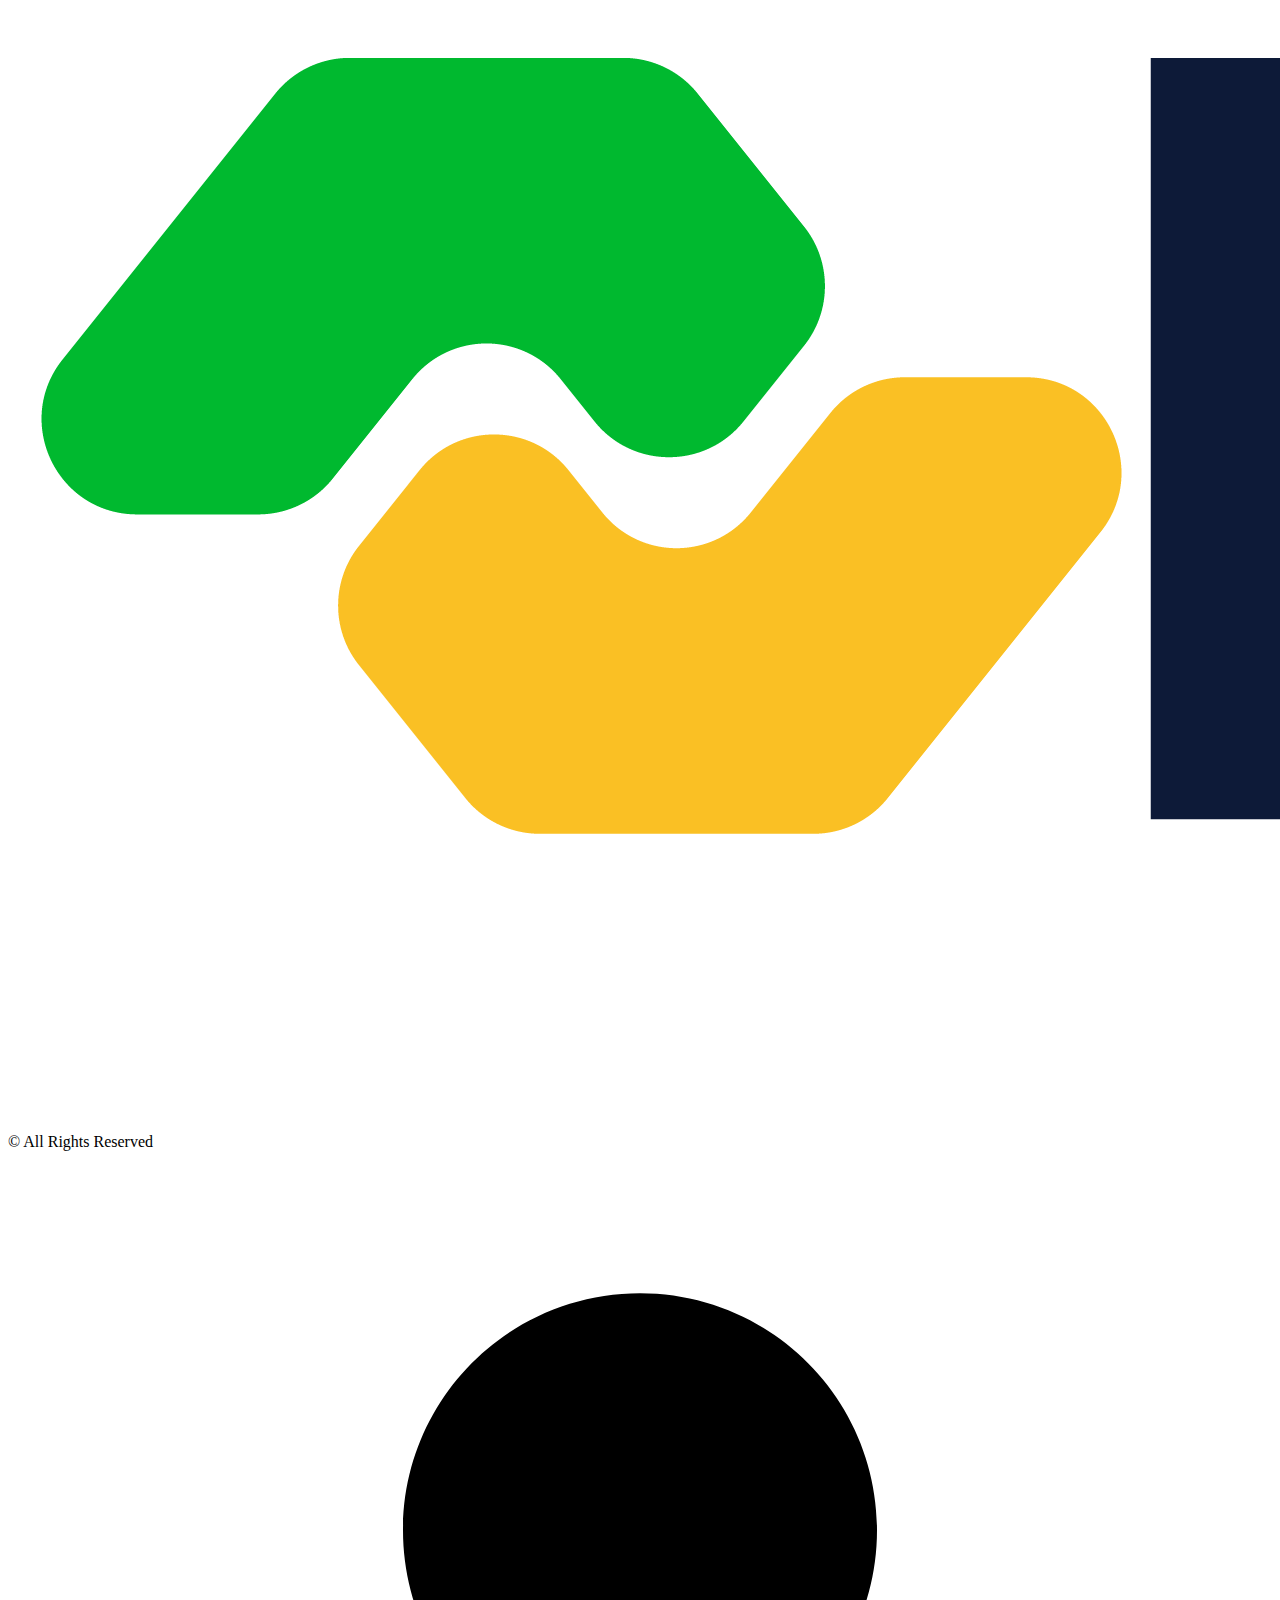
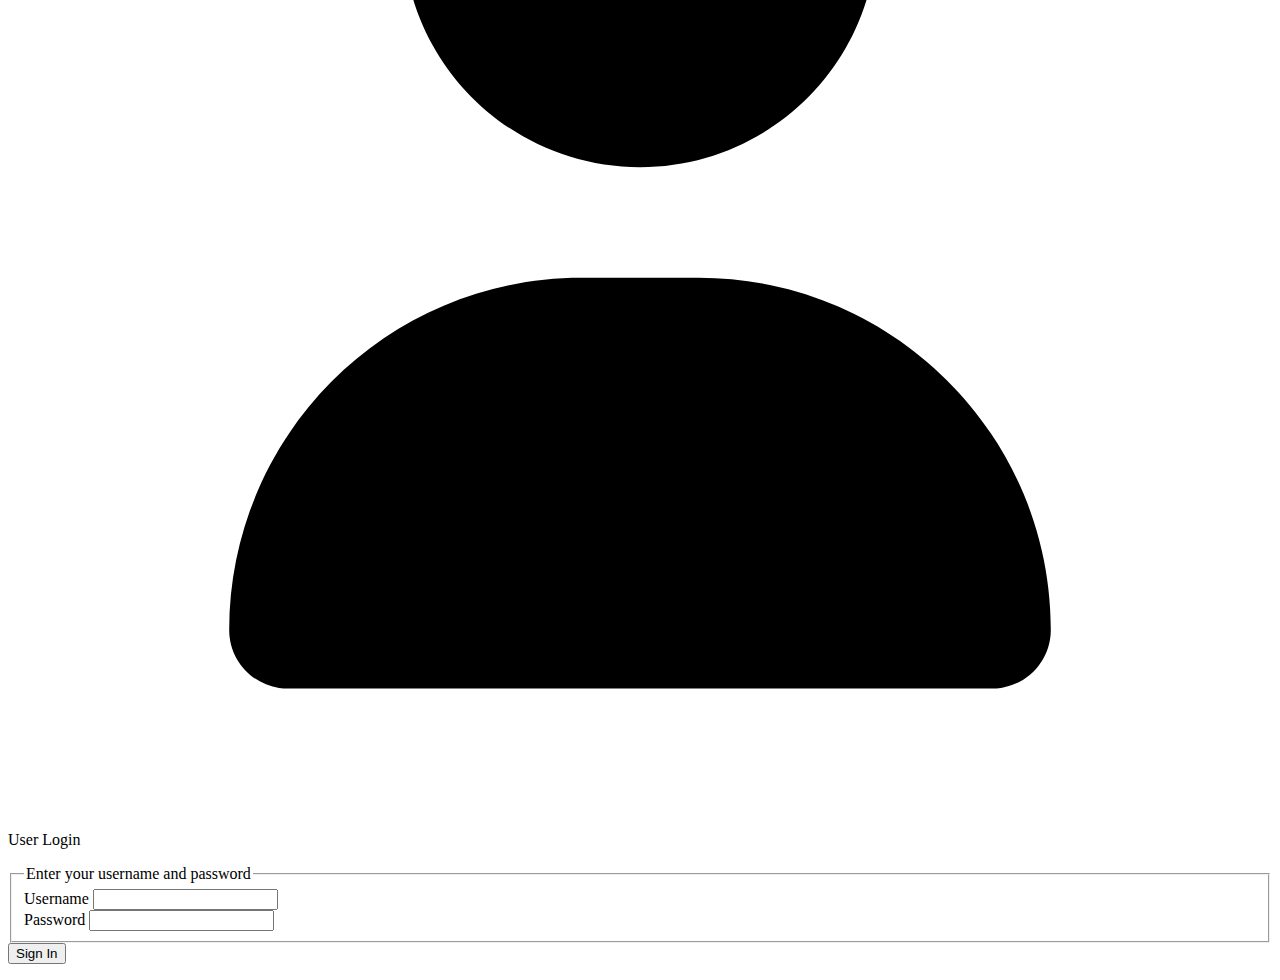
<file: task-2-login-page/index.html>
<html lang="en">
    <head >
        <title>Task 2 Log In Page</title>
        <link href="index.css" rel="stylesheet">
    </head>
    <body>
        <!-- <h1>Task 2 Log In Page</h1> -->
         <div class="root-container">
            <aside class="side-bar">
                <div class="bng-logo">
                    <img src="imgs/bng-logo.png" alt="bng logo">
                </div>

                <div class="bng-copyright">
                    &copy; All Rights Reserved
                </div>
            </aside>

            <section class="main-background"></section>

            <section class="login-form">
                <div class="login-header">
                    <svg xmlns="http://www.w3.org/2000/svg" viewBox="0 0 640 640" fill="currentColor"><path d="M320 312C386.3 312 440 258.3 440 192C440 125.7 386.3 72 320 72C253.7 72 200 125.7 200 192C200 258.3 253.7 312 320 312zM290.3 368C191.8 368 112 447.8 112 546.3C112 562.7 125.3 576 141.7 576L498.3 576C514.7 576 528 562.7 528 546.3C528 447.8 448.2 368 349.7 368L290.3 368z"/></svg>
                    <p>User Login</p>
                </div>

                <form action="">
                    <fieldset>
                        <legend>Enter your username and password</legend>
                        <div class="input-container">
                            <label for="username">Username</label>
                            <input type="text" name="usernmae" id="username">
                        </div>

                        <div class="input-container">
                            <label for="password">Password </label>
                            <input type="text" name="password" id="password">
                        </div>

                    </fieldset>

                    <div class="btn-container">
                        <button>
                            Sign In
                        </button>
                    </div>
                </form>

                <div class="form-footer">
                </div>
            </section>
         </div>
    </body>
</html>
</file>
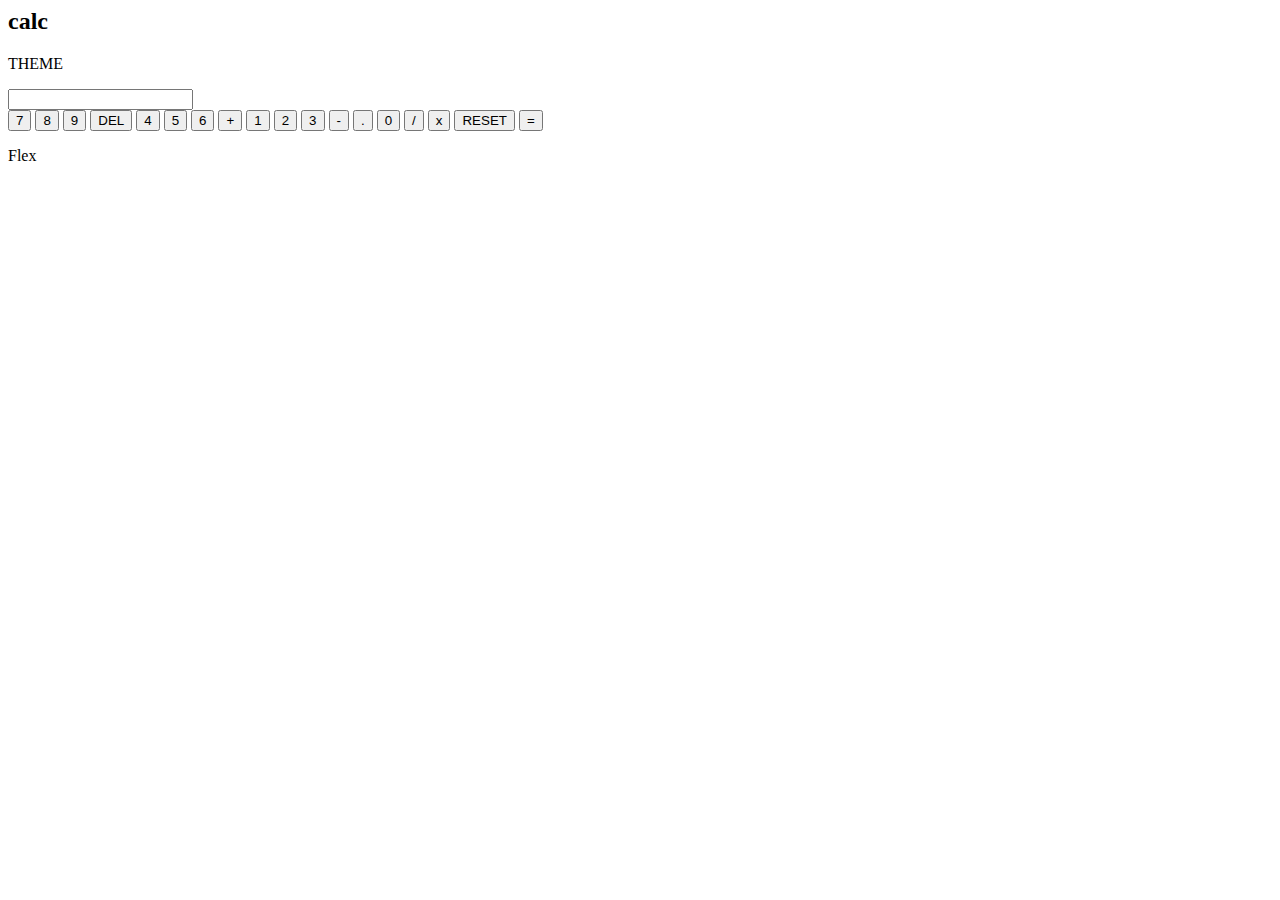
<file: task-4-calculator/index.html>
<html lang="en" data-theme="grid">
<head >
    <title>Task 4 Calculator</title>
    <link href="index.css" rel="stylesheet">
</head>
<body>
    <!-- <h1>Task 4 Calculator</h1> -->

    <div class="root-container">
        <section class="calc-header">
            <h2>calc</h2>
            <div class="theme-switcher">
                <p>THEME</p>
                <div></div>
            </div>
        </section>

        <section class="calc-input">
            <input type="text">
        </section>

        <section class="calc-buttons">
            <button class="input-button">7</button>
            <button class="input-button">8</button>
            <button class="input-button">9</button>
            <button class="input-button del-button">DEL</button>
            <button class="input-button">4</button>
            <button class="input-button">5</button>
            <button class="input-button">6</button>
            <button class="input-button">+</button>
            <button class="input-button">1</button>
            <button class="input-button">2</button>
            <button class="input-button">3</button>
            <button class="input-button">-</button>
            <button class="input-button">.</button>
            <button class="input-button">0</button>
            <button class="input-button">/</button>
            <button class="input-button">x</button>
            <button class="reset-button">RESET</button>
            <button class="equals-button">=</button>
        </section>

        <div class="display-switcher-btn">
            <p>Flex</p>
        </div>
    </div>

    <script src="js/main.js"></script>
</body>
</html>
</file>
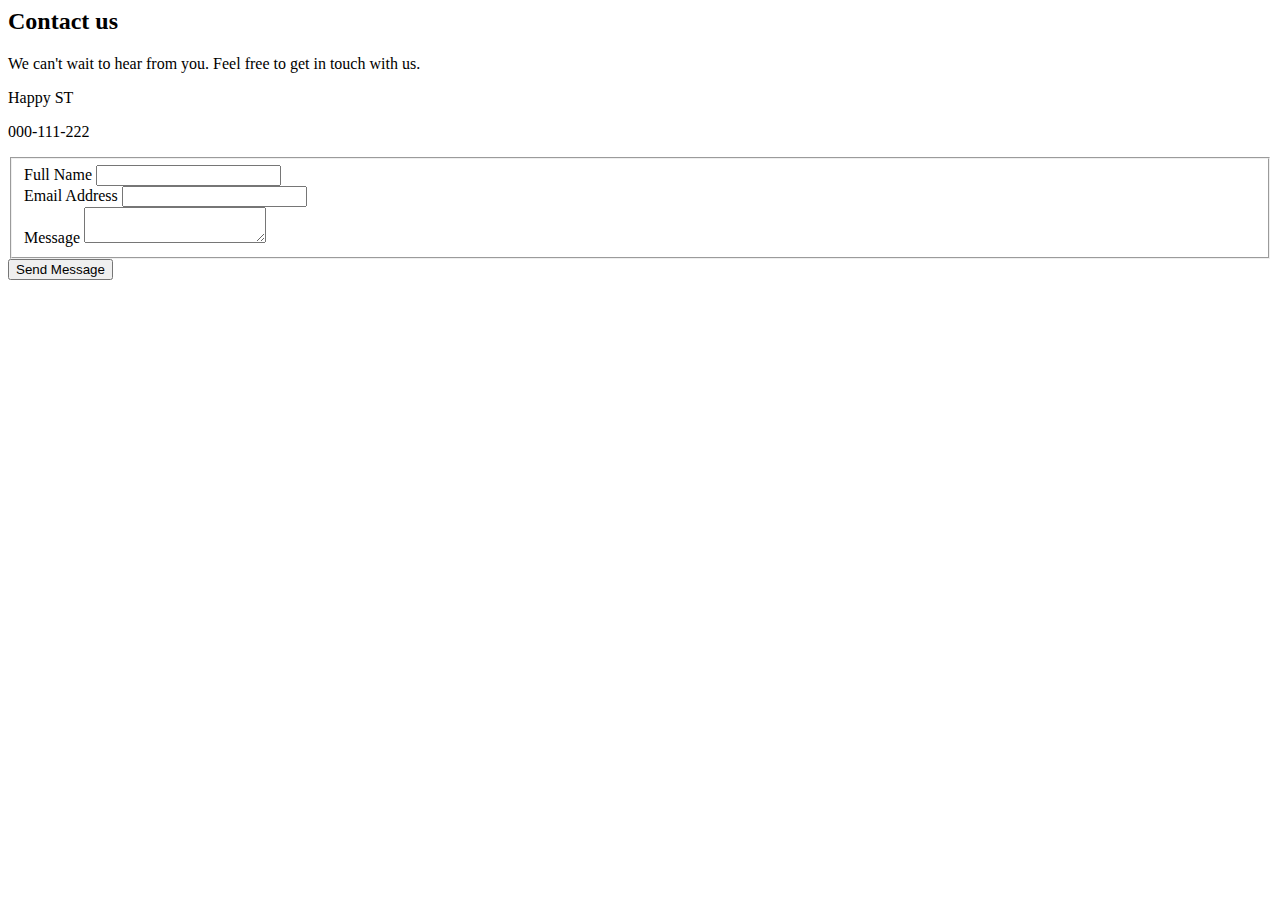
<file: task-5-contact-form/index.html>
<html lang="en">
<head >
    <title>Task 5 Contact Form</title>
    <link href="index.css" rel="stylesheet">
</head>
<body>
    <!-- <h1>Task 5 Contact Form</h1> -->

    <div class="root-container">
        <aside>
            <div class="contact-header">
                <h2>Contact us</h2>
                <p>We can't wait to hear from you. Feel free to get in touch with us.</p>
            </div>

            <div class="address">
                <p>Happy ST</p>
                <p>000-111-222</p>
            </div>
        </aside>

        <section class="contact-form-section">
            <form action="">
                <fieldset>
                    <div class="input-container full-name-input">
                        <label for="full-name">Full Name</label>
                        <input type="text" name="full_name" id="full-name">
                    </div>

                    <div class="input-container email-input">
                        <label for="email">Email Address</label>
                        <input type="email" name="email" id="email">
                    </div>

                    <div class="input-container message-input">
                        <label for="message">Message</label>
                        <textarea name="message" id="message"></textarea>
                    </div>
                </fieldset>
                <button>Send Message</button>
            </form>
        </section>
    </div>
</body>
</html>
</file>
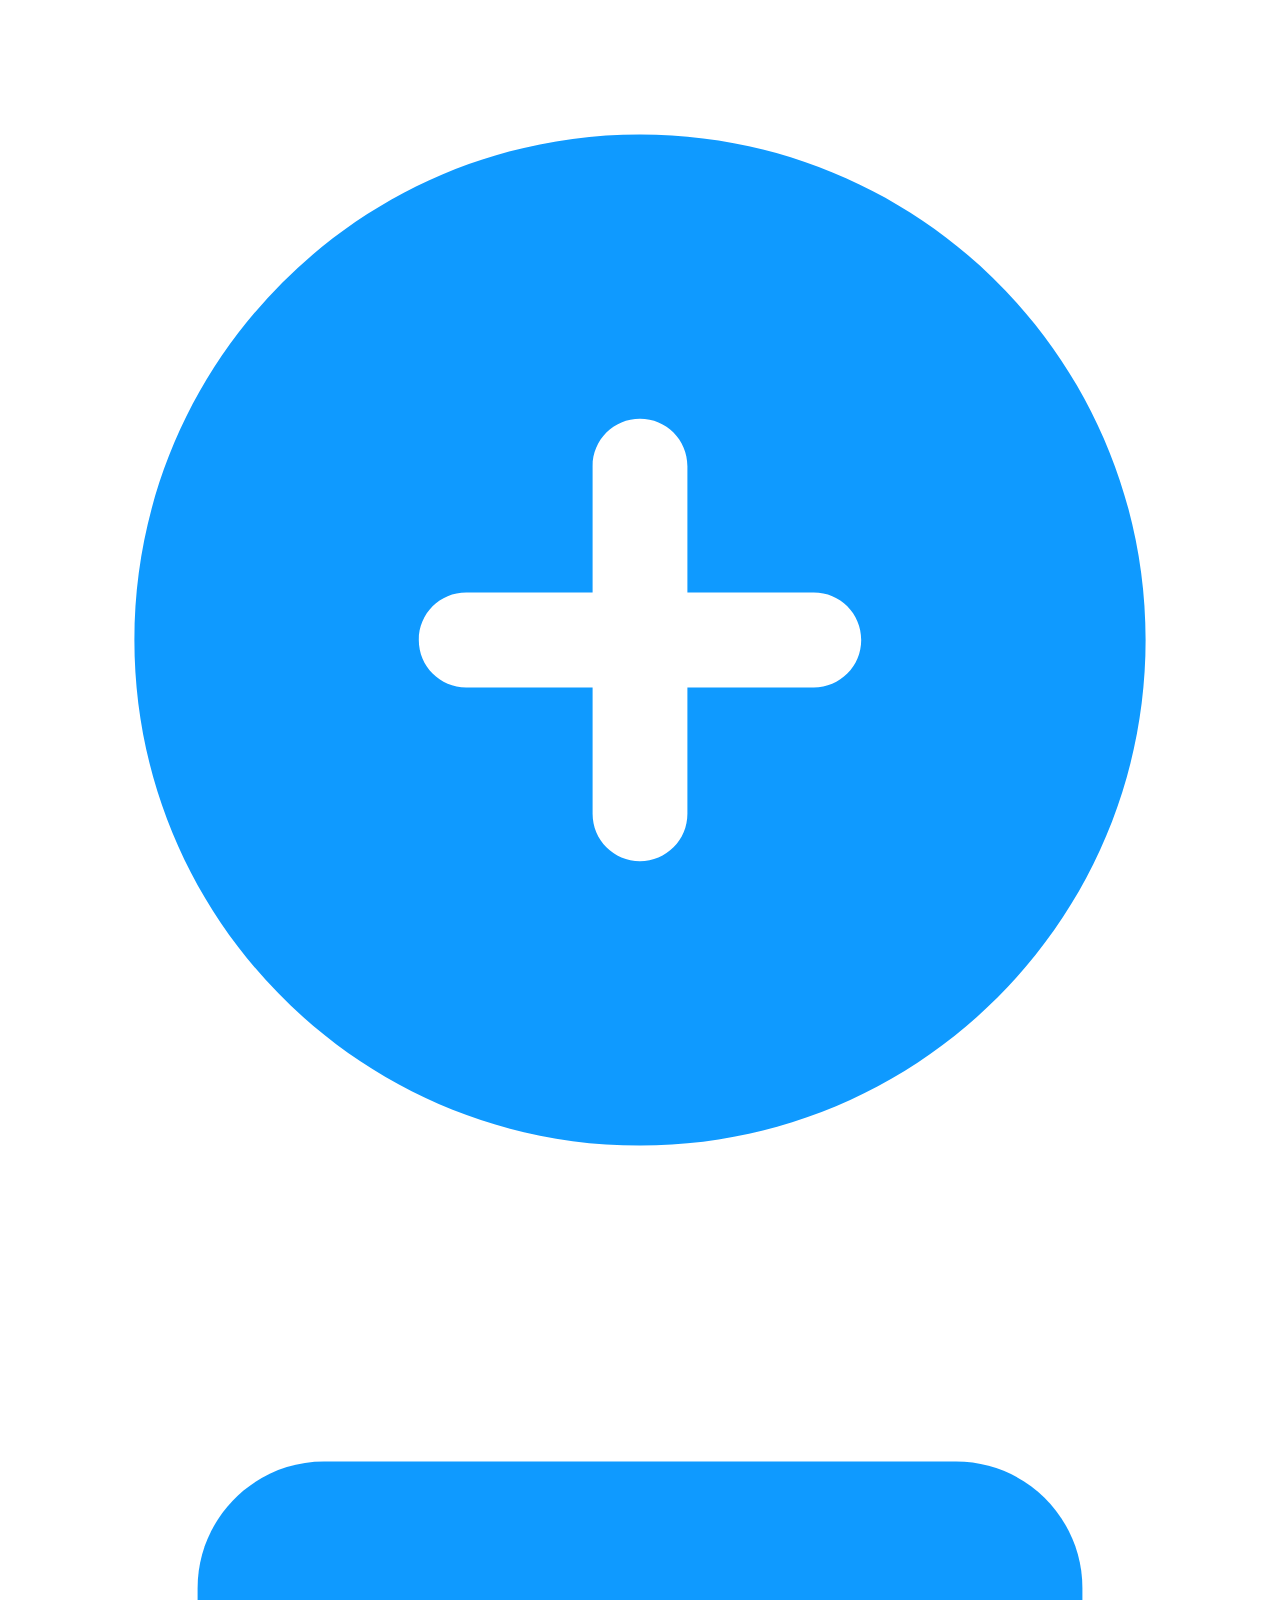
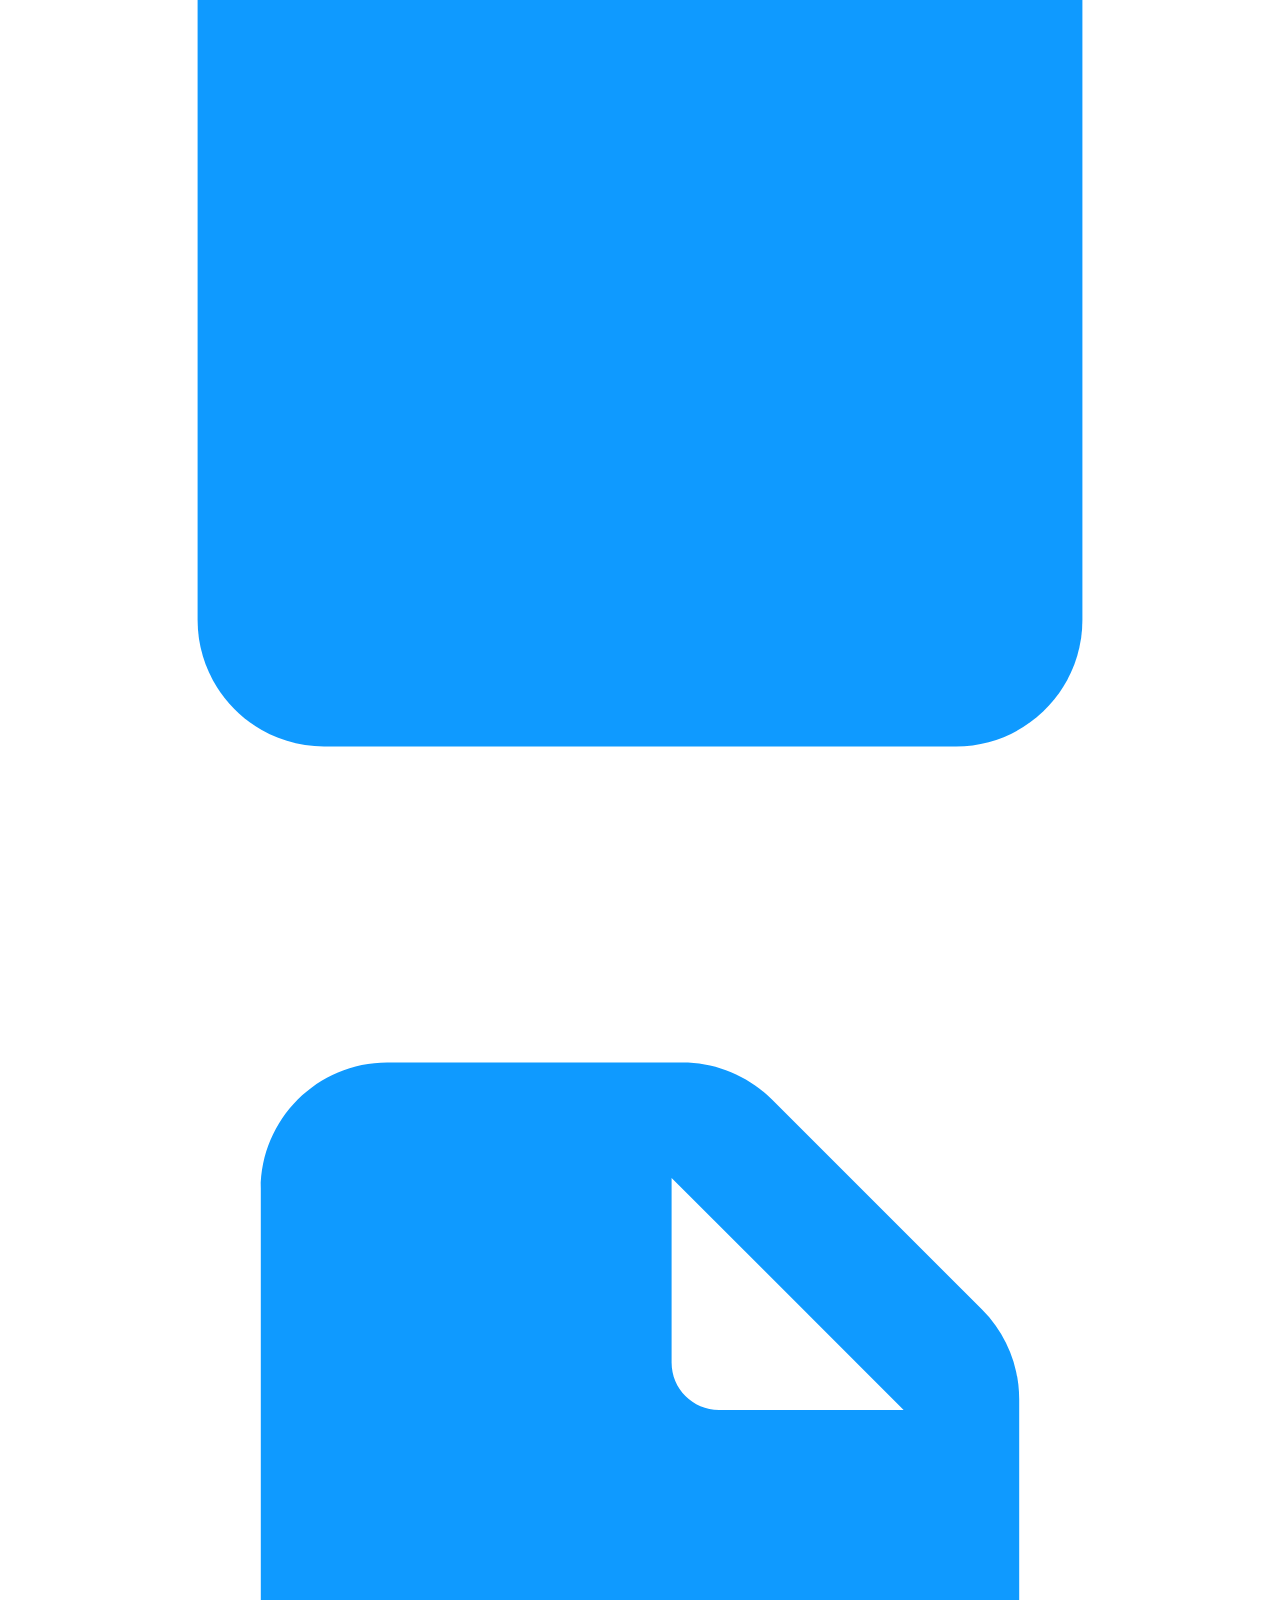
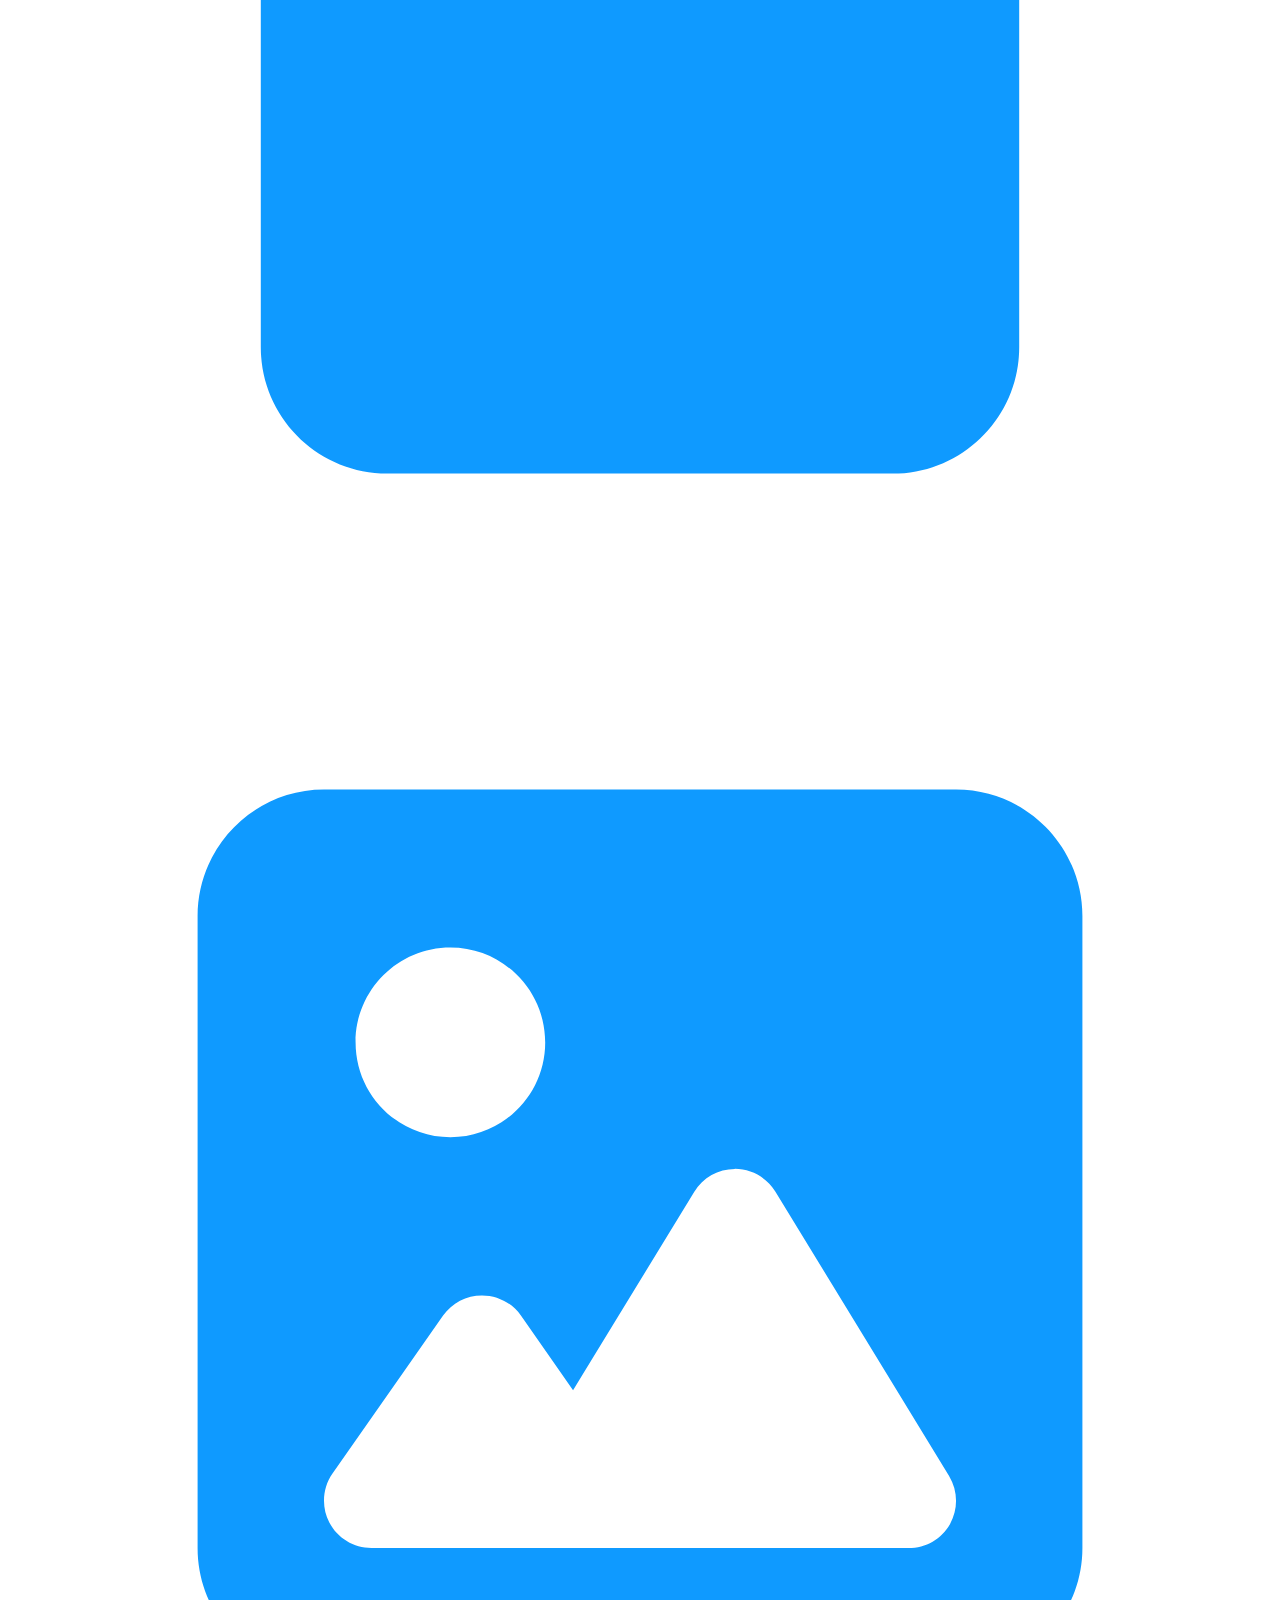
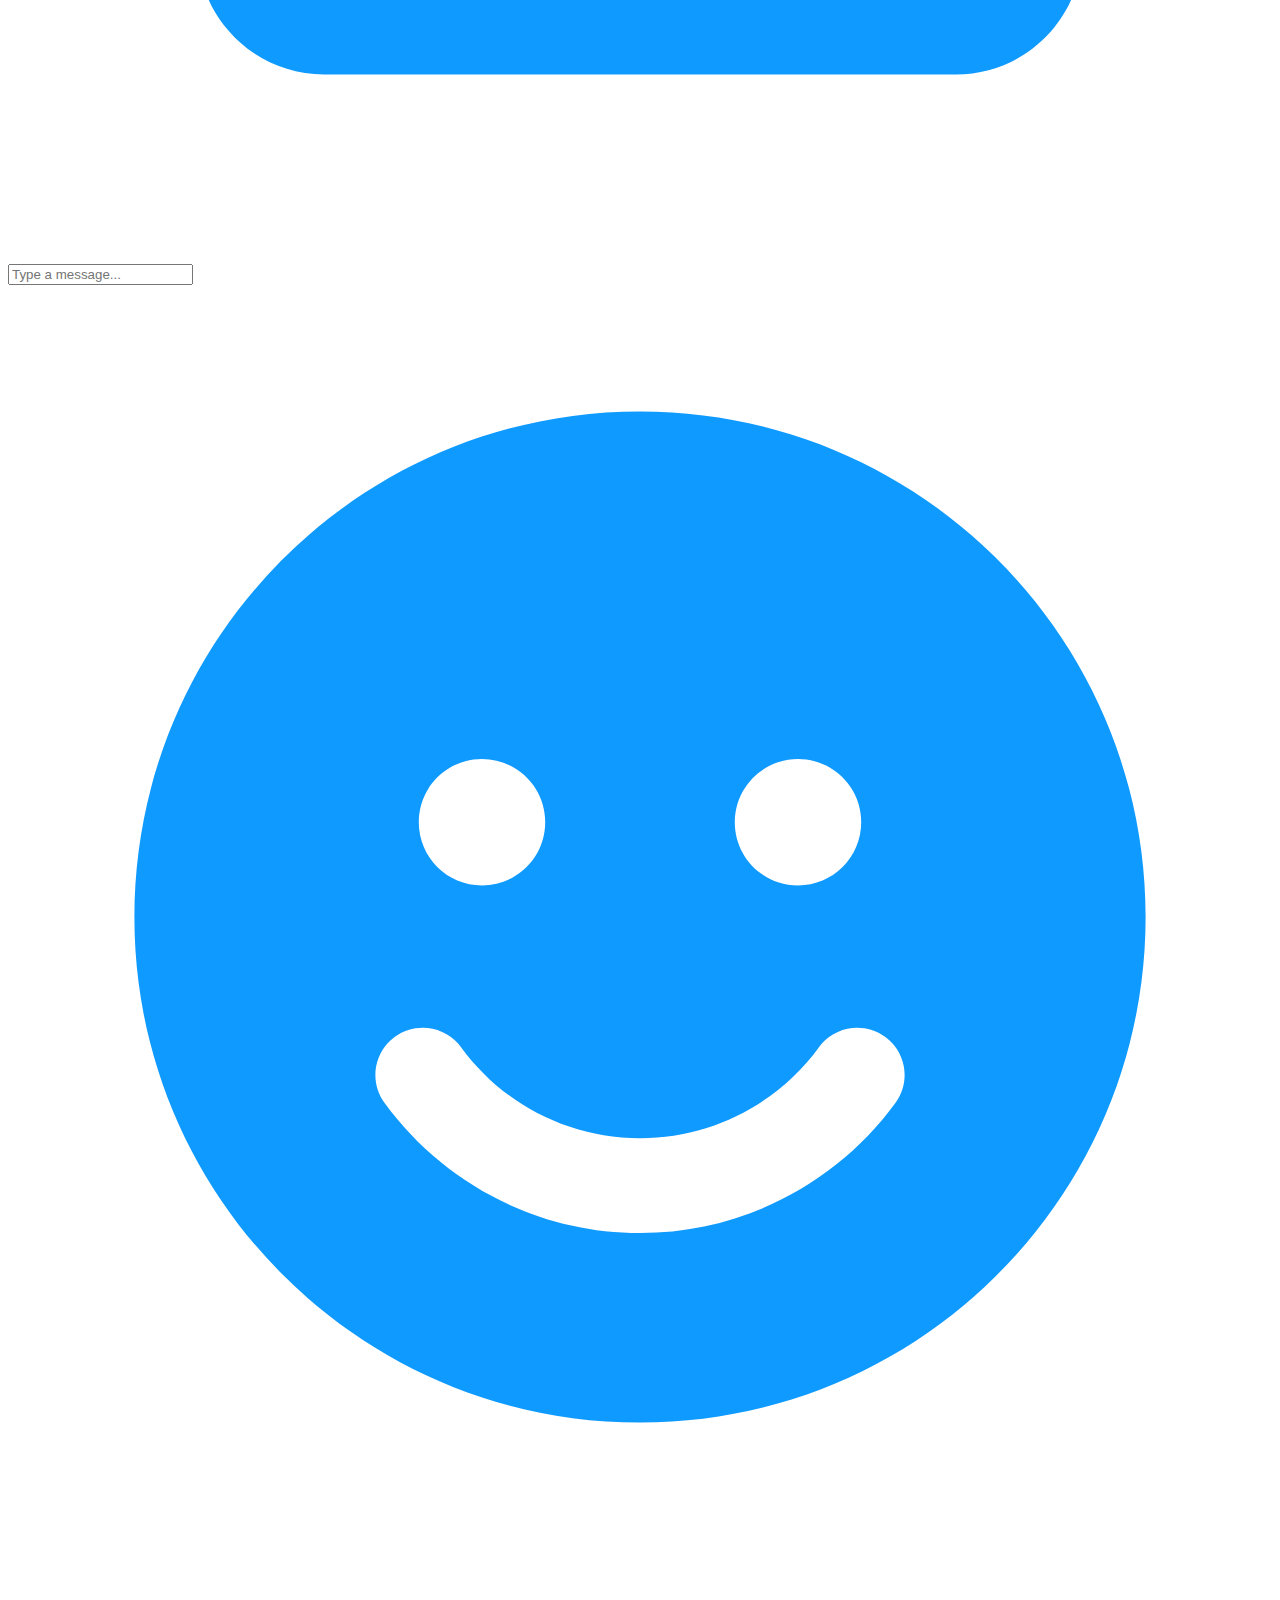
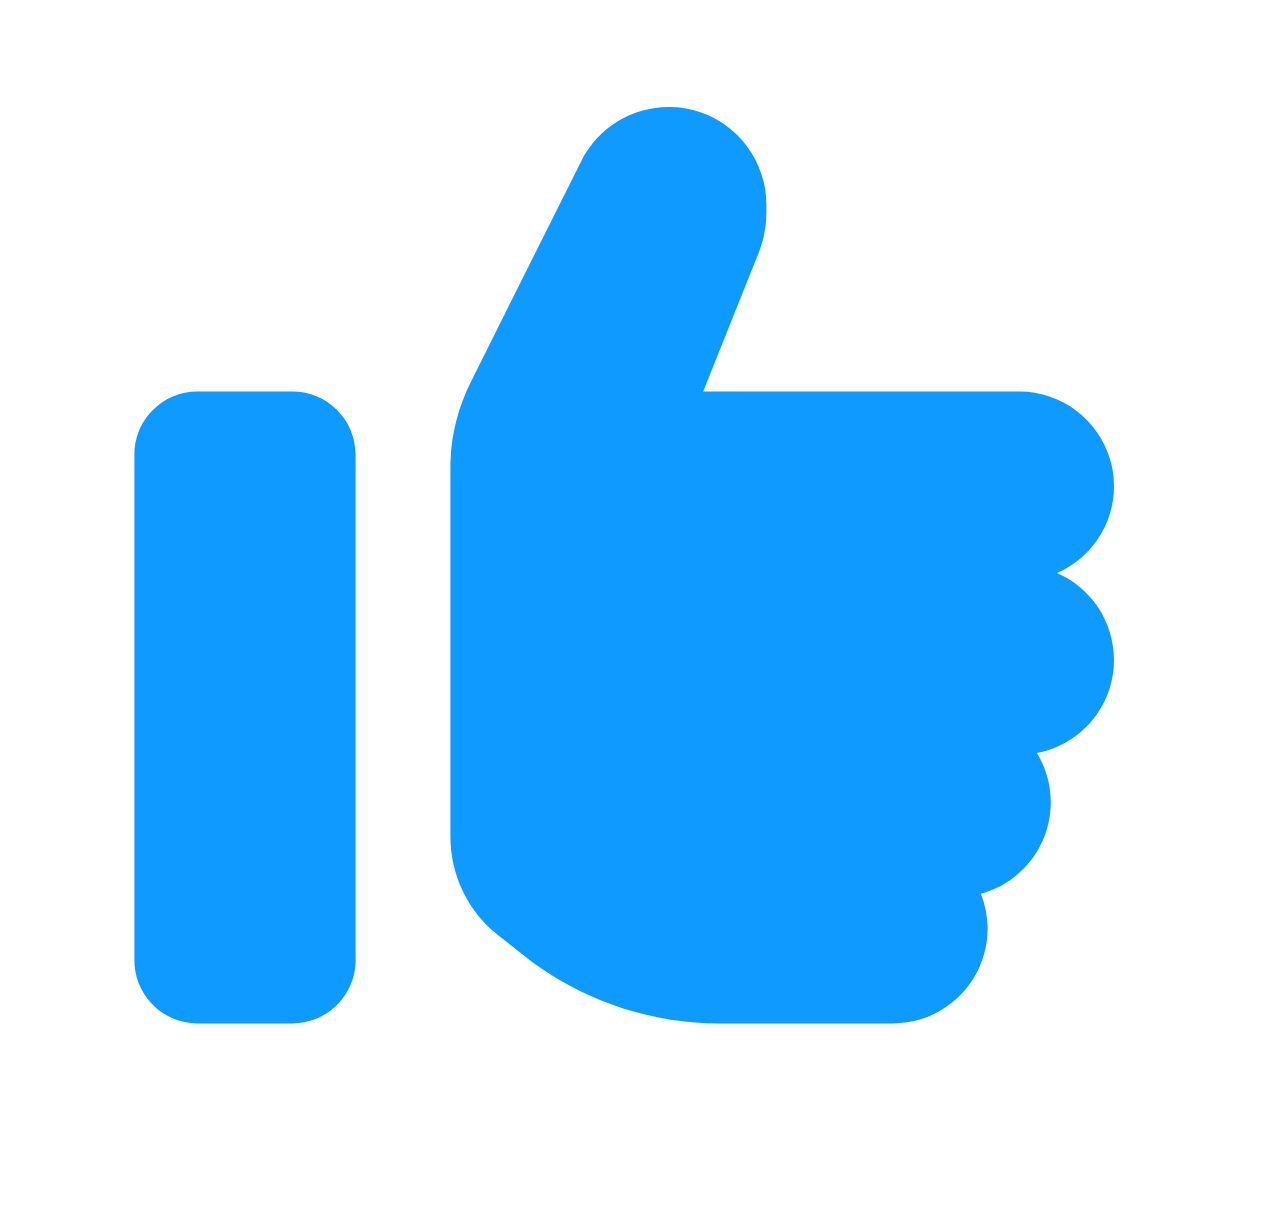
<file: task-6-chat-input/index.html>
<html lang="en">
<head >
    <title>Task Heading</title>
    <link href="index.css" rel="stylesheet">
</head>
<body>
    <!-- <h1>Task Heading</h1> -->
     <div class="root-container">
        <section class="chat-input-section">
            <div class="chat-item-container">
                <svg xmlns="http://www.w3.org/2000/svg" viewBox="0 0 640 640"><path fill="#0f9aff" d="M320 576C461.4 576 576 461.4 576 320C576 178.6 461.4 64 320 64C178.6 64 64 178.6 64 320C64 461.4 178.6 576 320 576zM296 408L296 344L232 344C218.7 344 208 333.3 208 320C208 306.7 218.7 296 232 296L296 296L296 232C296 218.7 306.7 208 320 208C333.3 208 344 218.7 344 232L344 296L408 296C421.3 296 432 306.7 432 320C432 333.3 421.3 344 408 344L344 344L344 408C344 421.3 333.3 432 320 432C306.7 432 296 421.3 296 408z"/></svg>
            </div>
            <div class="chat-item-container">
                <svg xmlns="http://www.w3.org/2000/svg" viewBox="0 0 640 640"><path fill="#0f9aff" d="M160 96L480 96C515.3 96 544 124.7 544 160L544 480C544 515.3 515.3 544 480 544L160 544C124.7 544 96 515.3 96 480L96 160C96 124.7 124.7 96 160 96z"/></svg>
            </div>
            <div class="chat-item-container">
                <svg xmlns="http://www.w3.org/2000/svg" viewBox="0 0 640 640"><path fill="#0f9aff" d="M192 64C156.7 64 128 92.7 128 128L128 512C128 547.3 156.7 576 192 576L448 576C483.3 576 512 547.3 512 512L512 234.5C512 217.5 505.3 201.2 493.3 189.2L386.7 82.7C374.7 70.7 358.5 64 341.5 64L192 64zM453.5 240L360 240C346.7 240 336 229.3 336 216L336 122.5L453.5 240z"/></svg>            </div>
            <div class="chat-item-container">
                <svg xmlns="http://www.w3.org/2000/svg" viewBox="0 0 640 640"><path fill="#0f9aff" d="M160 96C124.7 96 96 124.7 96 160L96 480C96 515.3 124.7 544 160 544L480 544C515.3 544 544 515.3 544 480L544 160C544 124.7 515.3 96 480 96L160 96zM224 176C250.5 176 272 197.5 272 224C272 250.5 250.5 272 224 272C197.5 272 176 250.5 176 224C176 197.5 197.5 176 224 176zM368 288C376.4 288 384.1 292.4 388.5 299.5L476.5 443.5C481 450.9 481.2 460.2 477 467.8C472.8 475.4 464.7 480 456 480L184 480C175.1 480 166.8 475 162.7 467.1C158.6 459.2 159.2 449.6 164.3 442.3L220.3 362.3C224.8 355.9 232.1 352.1 240 352.1C247.9 352.1 255.2 355.9 259.7 362.3L286.1 400.1L347.5 299.6C351.9 292.5 359.6 288.1 368 288.1z"/></svg>
            </div>
            <div class="chat-item-container text-container">
                <input type="text" name="search" id="search" placeholder="Type a message...">
                <svg xmlns="http://www.w3.org/2000/svg" viewBox="0 0 640 640"><path fill="#0f9aff" d="M320 576C461.4 576 576 461.4 576 320C576 178.6 461.4 64 320 64C178.6 64 64 178.6 64 320C64 461.4 178.6 576 320 576zM229.4 385.9C249.8 413.9 282.8 432 320 432C357.2 432 390.2 413.9 410.6 385.9C418.4 375.2 433.4 372.8 444.1 380.6C454.8 388.4 457.2 403.4 449.4 414.1C420.3 454 373.2 480 320 480C266.8 480 219.7 454 190.6 414.1C182.8 403.4 185.2 388.4 195.9 380.6C206.6 372.8 221.6 375.2 229.4 385.9zM208 272C208 254.3 222.3 240 240 240C257.7 240 272 254.3 272 272C272 289.7 257.7 304 240 304C222.3 304 208 289.7 208 272zM400 240C417.7 240 432 254.3 432 272C432 289.7 417.7 304 400 304C382.3 304 368 289.7 368 272C368 254.3 382.3 240 400 240z"/></svg>
            </div>
            <div class="chat-item-container">
                <svg xmlns="http://www.w3.org/2000/svg" viewBox="0 0 640 640"><path fill="#0f9aff" d="M144 224C161.7 224 176 238.3 176 256L176 512C176 529.7 161.7 544 144 544L96 544C78.3 544 64 529.7 64 512L64 256C64 238.3 78.3 224 96 224L144 224zM334.6 80C361.9 80 384 102.1 384 129.4L384 133.6C384 140.4 382.7 147.2 380.2 153.5L352 224L512 224C538.5 224 560 245.5 560 272C560 291.7 548.1 308.6 531.1 316C548.1 323.4 560 340.3 560 360C560 383.4 543.2 402.9 521 407.1C525.4 414.4 528 422.9 528 432C528 454.2 513 472.8 492.6 478.3C494.8 483.8 496 489.8 496 496C496 522.5 474.5 544 448 544L360.1 544C323.8 544 288.5 531.6 260.2 508.9L248 499.2C232.8 487.1 224 468.7 224 449.2L224 262.6C224 247.7 227.5 233 234.1 219.7L290.3 107.3C298.7 90.6 315.8 80 334.6 80z"/></svg>
            </div>
        </section>
     </div>
     
</body>
</html>
</file>
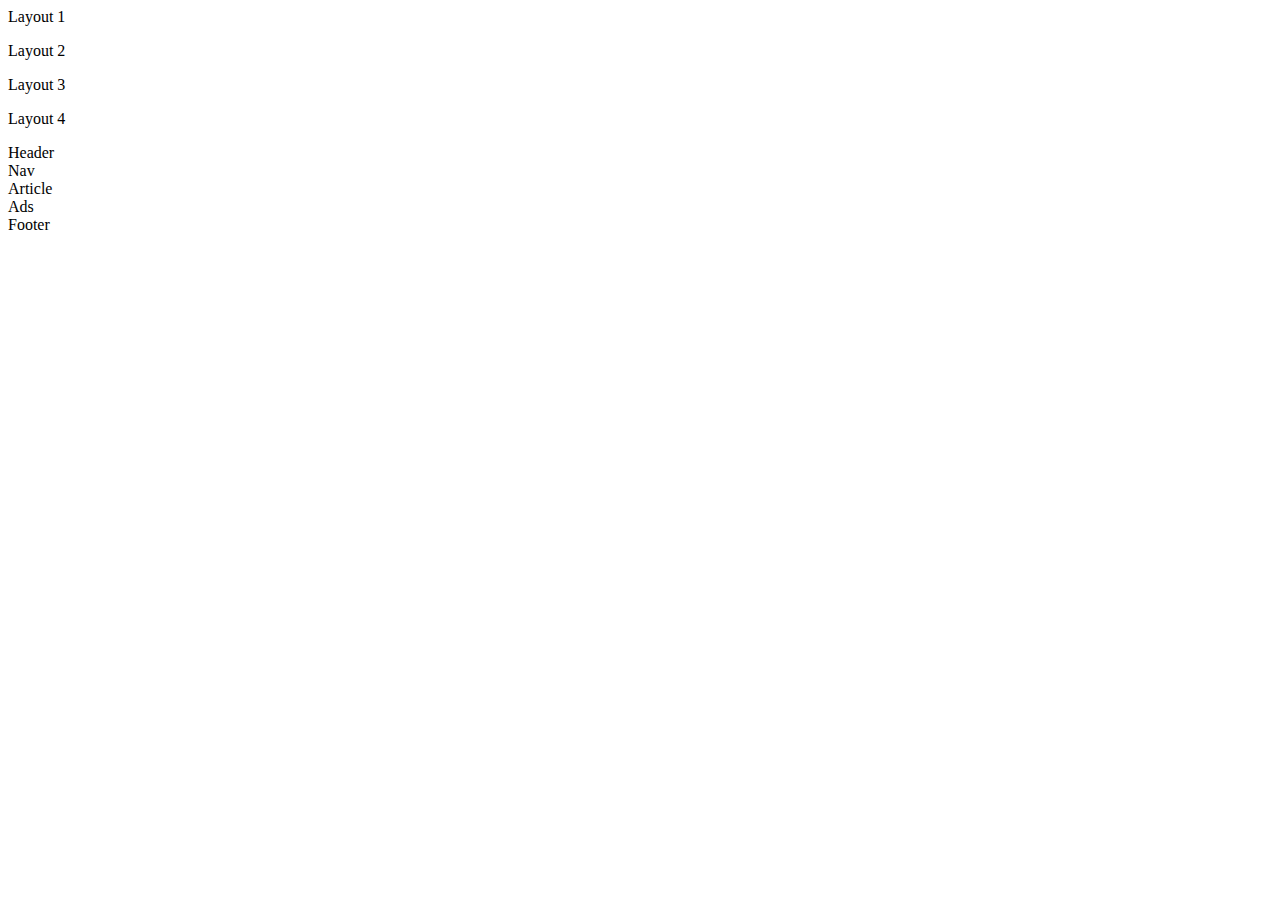
<file: task-7-layouts/index.html>
<html lang="en" data-theme="layout1">
    <head >
        <title>Task Heading</title>
        <link href="index.css" rel="stylesheet">
    </head>
    <body>
        <div class="root-container">
            <nav>
                <p class="layout-1">Layout 1</p>
                <p class="layout-2">Layout 2</p>
                <p class="layout-3">Layout 3</p>
                <p class="layout-4">Layout 4</p>
            </nav>

            <section class="layouts">
                <header class="header">Header</header>
                <aside class="nav">Nav</aside>
                <article class="article">Article</article>
                <section class="ads">Ads</section>
                <footer class="footer">Footer</footer>
            </section>
        </div>

        <script src="js/main.js"></script>
    </body>
</html>
</file>
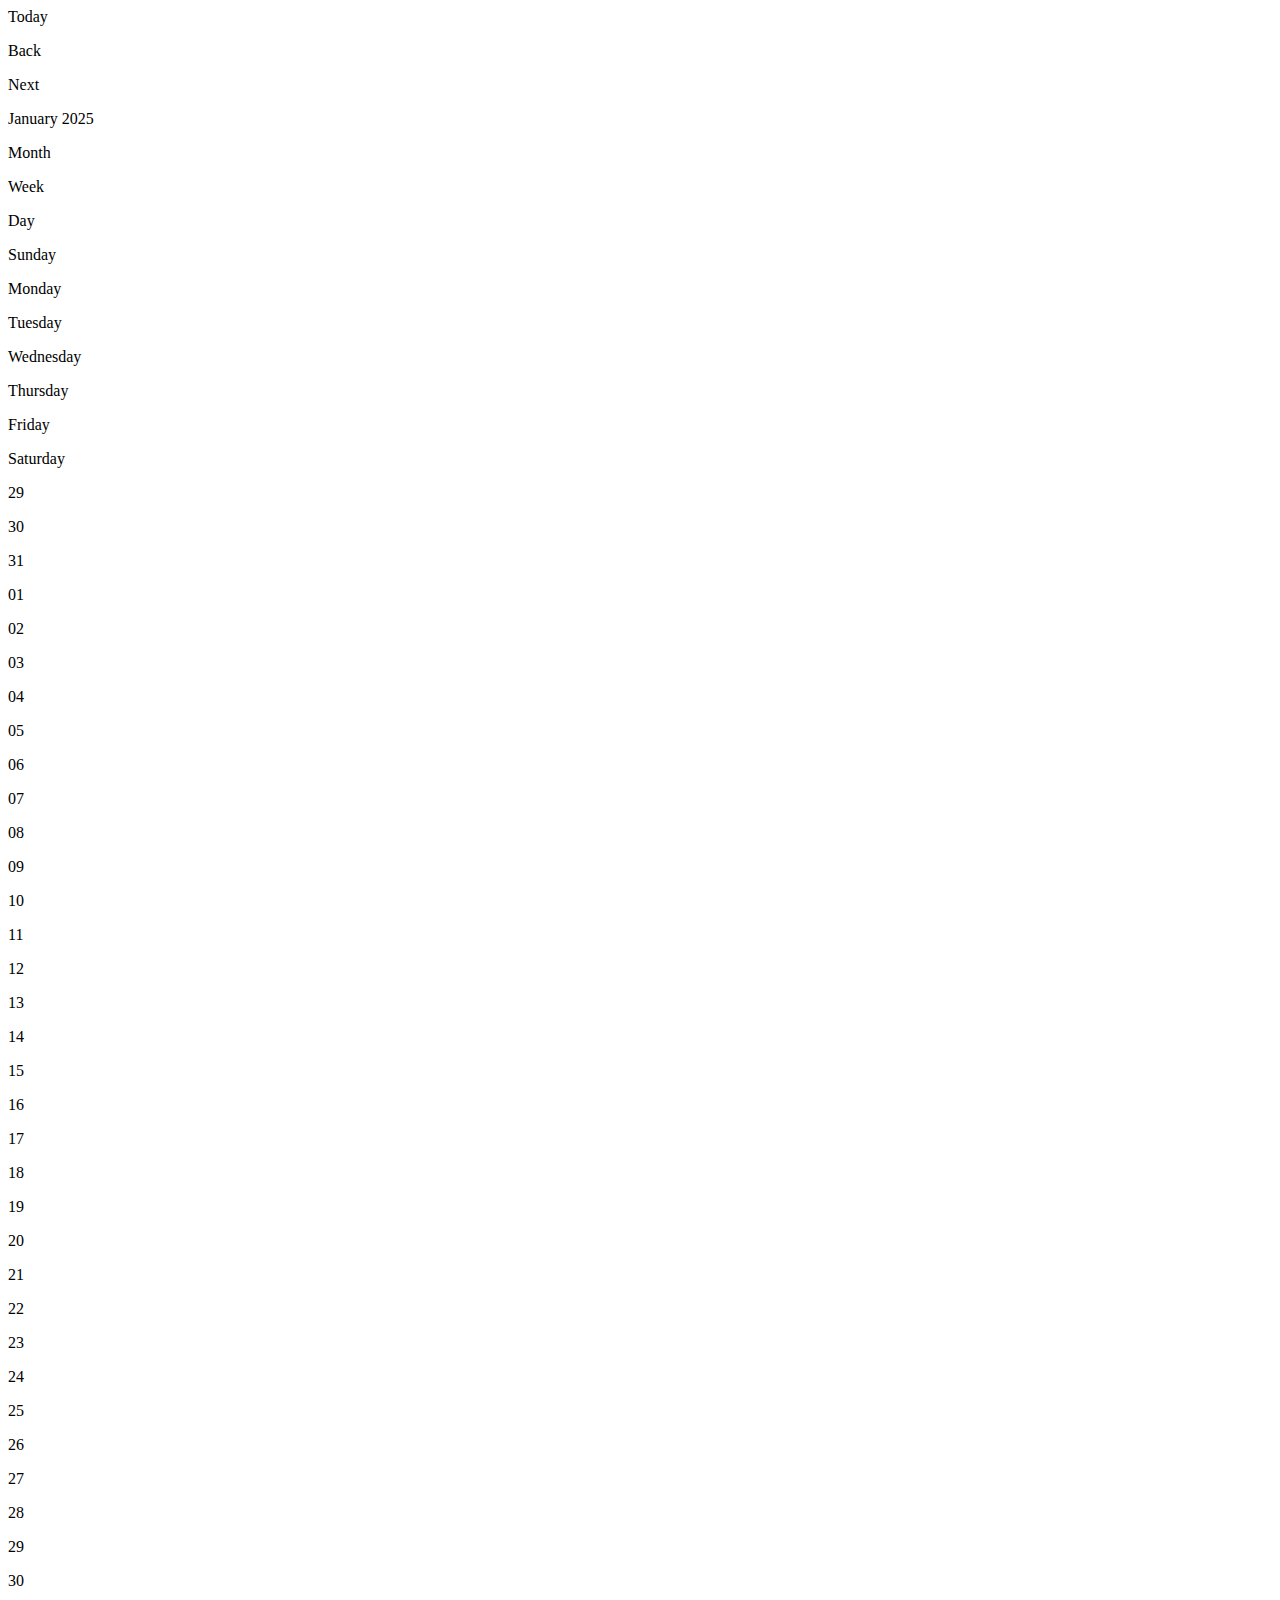
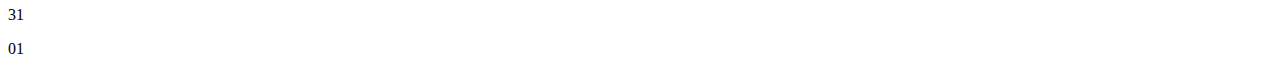
<file: task-9-calendar/index.html>
<html lang="en">
    <head >
        <title>Task Heading</title>
        <link href="index.css" rel="stylesheet">
    </head>
    <body>
        <div class="root-container">
            <section class="calendar-nav">
                <div class="day-picker-container">
                    <p class="day-picker first">Today</p>
                    <p class="day-picker middle">Back</p>
                    <p class="day-picker last">Next</p>
                </div>

                <div class="month-year">
                    <p>January 2025</p>
                </div>

                <div class="time-frame-picker-container">
                    <p class="time-frame-picker first picked">Month</p>
                    <p class="time-frame-picker middle">Week</p>
                    <p class="time-frame-picker last">Day</p>
                </div>

            </section>

            <section class="calendar-days">
                <p class="days-of-the-week">Sunday</p>
                <p class="days-of-the-week">Monday</p>
                <p class="days-of-the-week">Tuesday</p>
                <p class="days-of-the-week">Wednesday</p>
                <p class="days-of-the-week">Thursday</p>
                <p class="days-of-the-week">Friday</p>
                <p class="days-of-the-week">Saturday</p>

                <p class="top calendar-dates crossed-dates">29</p>
                <p class="top calendar-dates crossed-dates">30</p>
                <p class="top calendar-dates crossed-dates">31</p>
                <p class="top calendar-dates">01</p>
                <p class="top calendar-dates">02</p>
                <p class="top calendar-dates grayed-dates">03</p>
                <p class="top calendar-dates grayed-dates right">04</p>

                <p class="calendar-dates">05</p>
                <p class="calendar-dates">06</p>
                <p class="calendar-dates">07</p>
                <p class="calendar-dates">08</p>
                <p class="calendar-dates">09</p>
                <p class="calendar-dates grayed-dates">10</p>
                <p class="calendar-dates grayed-dates right">11</p>

                <p class="calendar-dates">12</p>
                <p class="calendar-dates">13</p>
                <p class="calendar-dates">14</p>
                <p class="calendar-dates">15</p>
                <p class="calendar-dates">16</p>
                <p class="calendar-dates grayed-dates">17</p>
                <p class="calendar-dates grayed-dates right">18</p>

                <p class="calendar-dates">19</p>
                <p class="calendar-dates">20</p>
                <p class="calendar-dates">21</p>
                <p class="calendar-dates">22</p>
                <p class="calendar-dates">23</p>
                <p class="calendar-dates grayed-dates">24</p>
                <p class="calendar-dates grayed-dates right">25</p>

                <p class="bottom calendar-dates">26</p>
                <p class="bottom calendar-dates">27</p>
                <p class="bottom calendar-dates">28</p>
                <p class="bottom calendar-dates">29</p>
                <p class="bottom calendar-dates">30</p>
                <p class="bottom calendar-dates grayed-dates">31</p>
                <p class="bottom calendar-dates grayed-dates right last">01</p>
            </section>
        </div>
    </body>
</html>
</file>
<file: task-2-login-page/index.css>
h1 {
    color: orange;
}
</file>
<file: task-4-calculator/index.css>
h1 {
    color: orange;
}
</file>
<file: task-5-contact-form/index.css>
h1 {
    color: orange;
}
</file>
<file: task-6-chat-input/index.css>
h1 {
    color: orange;
}
</file>
<file: task-7-layouts/index.css>
h1 {
    color: orange;
}
</file>
<file: task-9-calendar/index.css>
h1 {
    color: orange;
}
</file>
